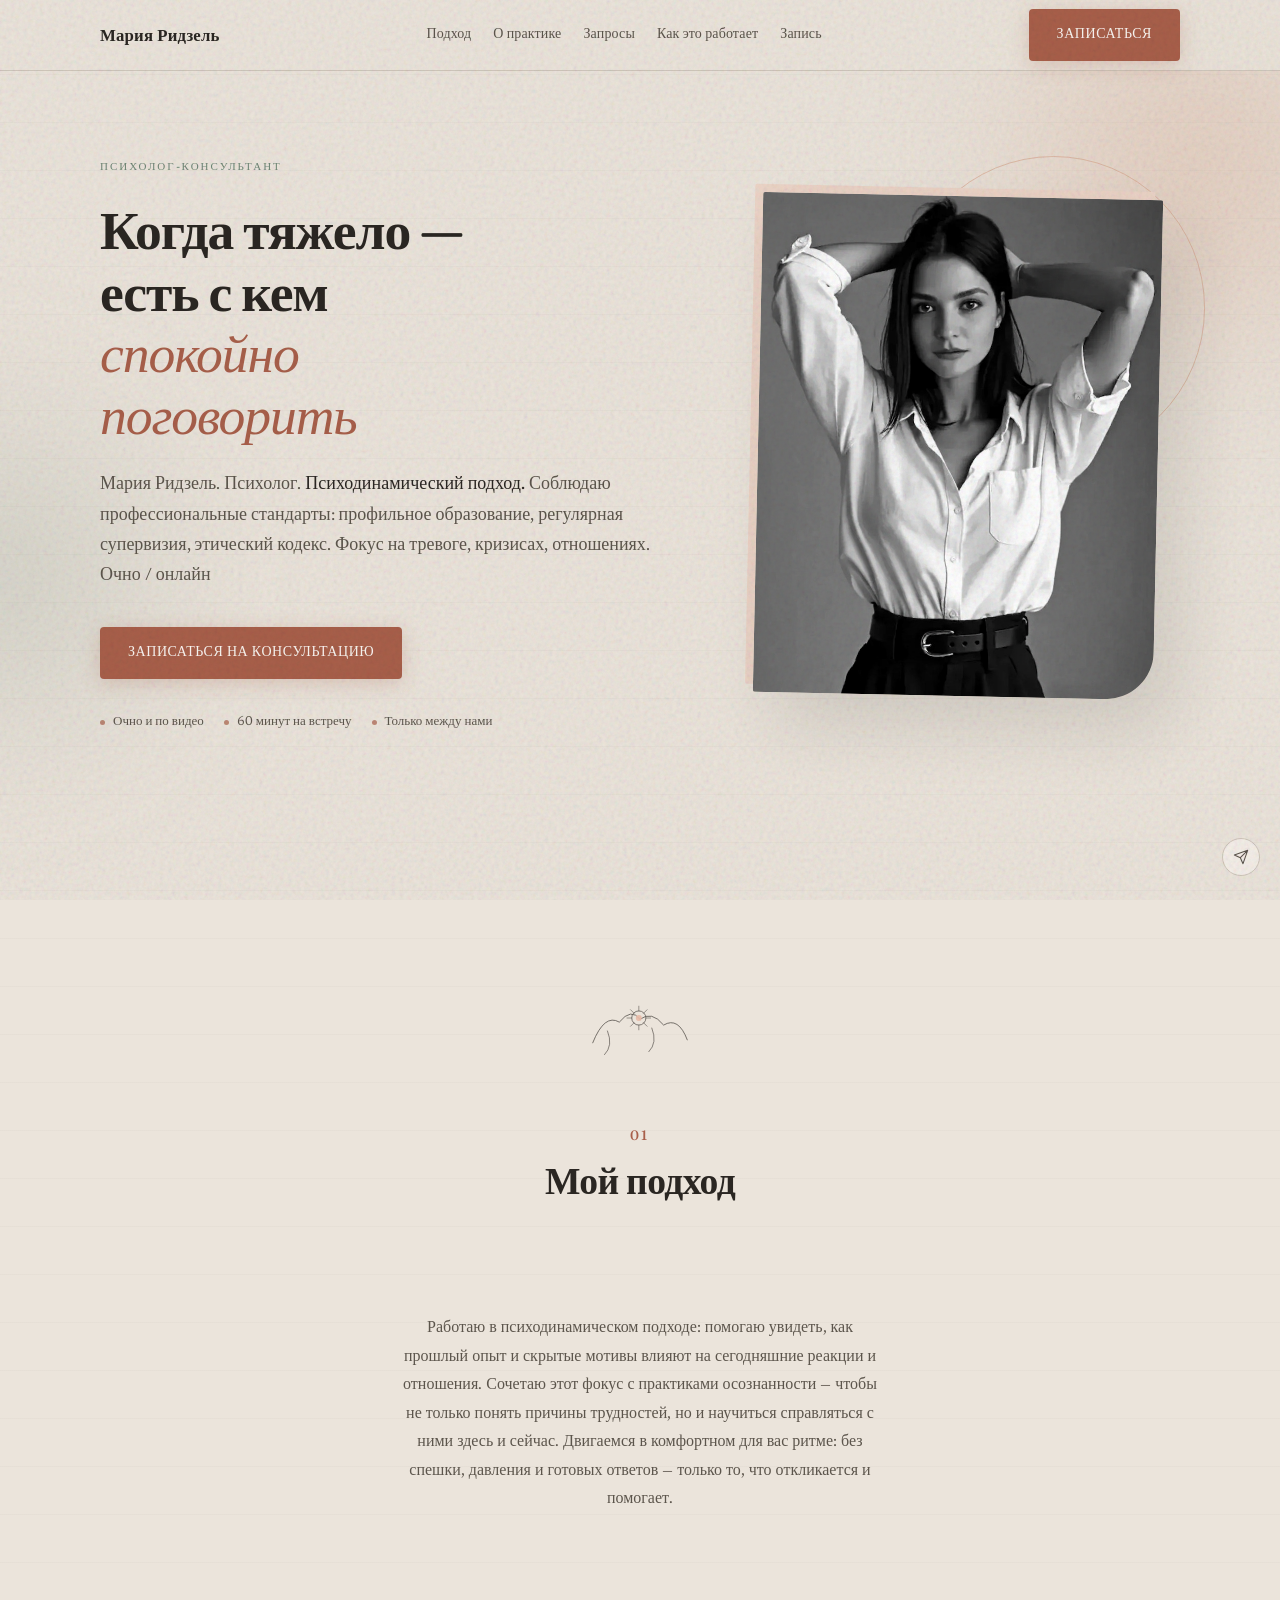
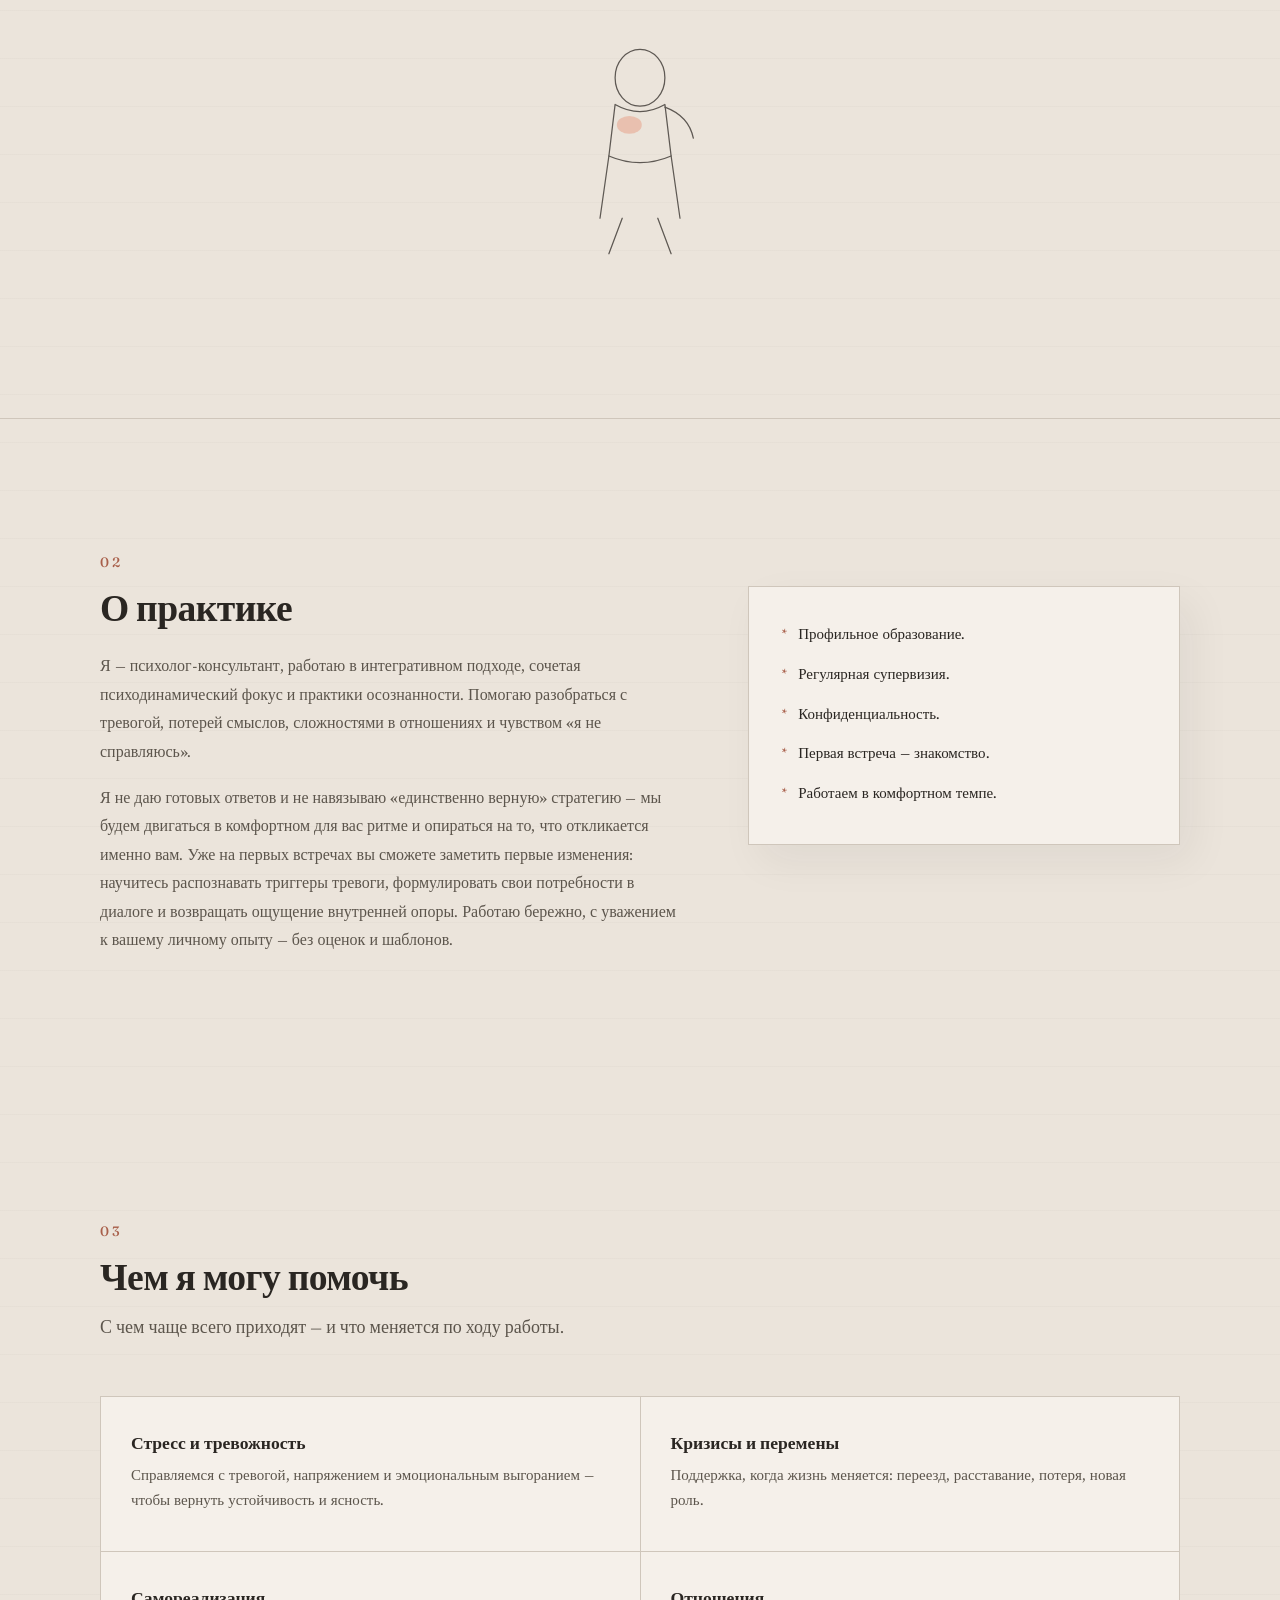
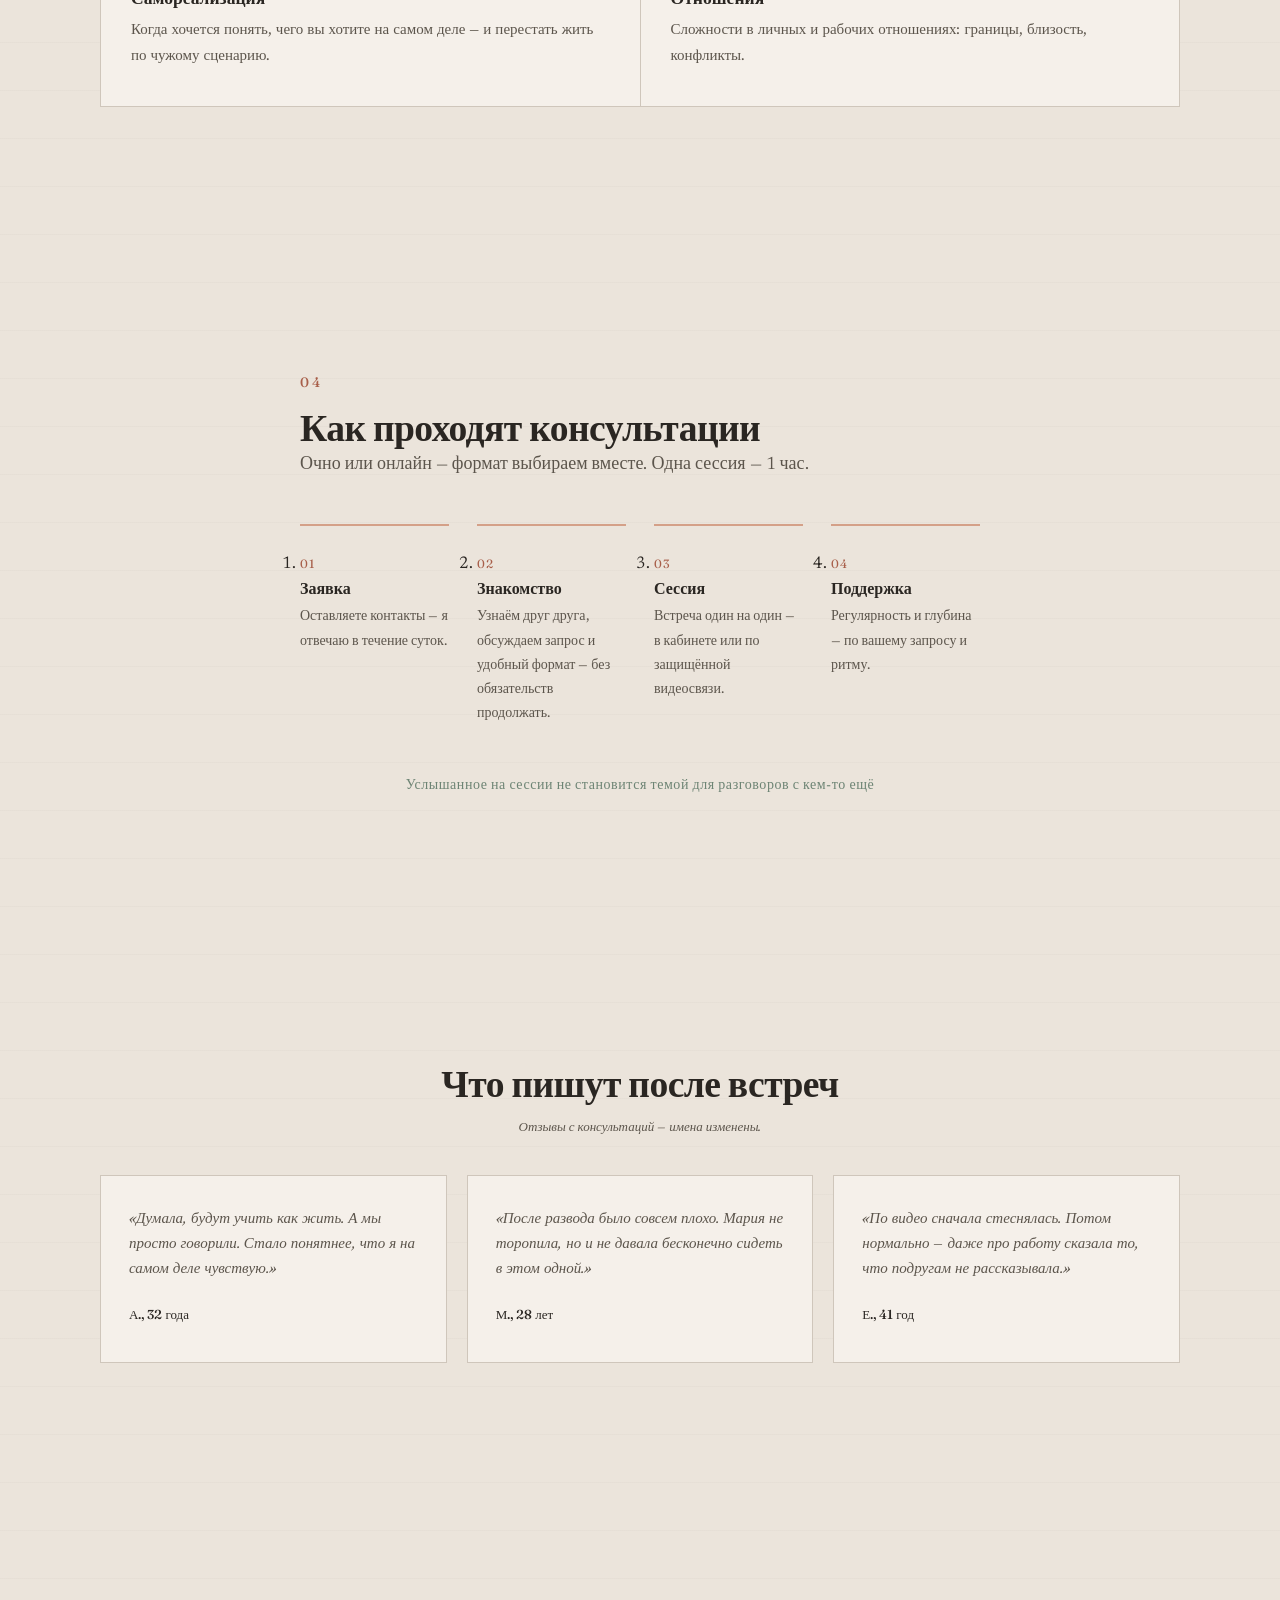
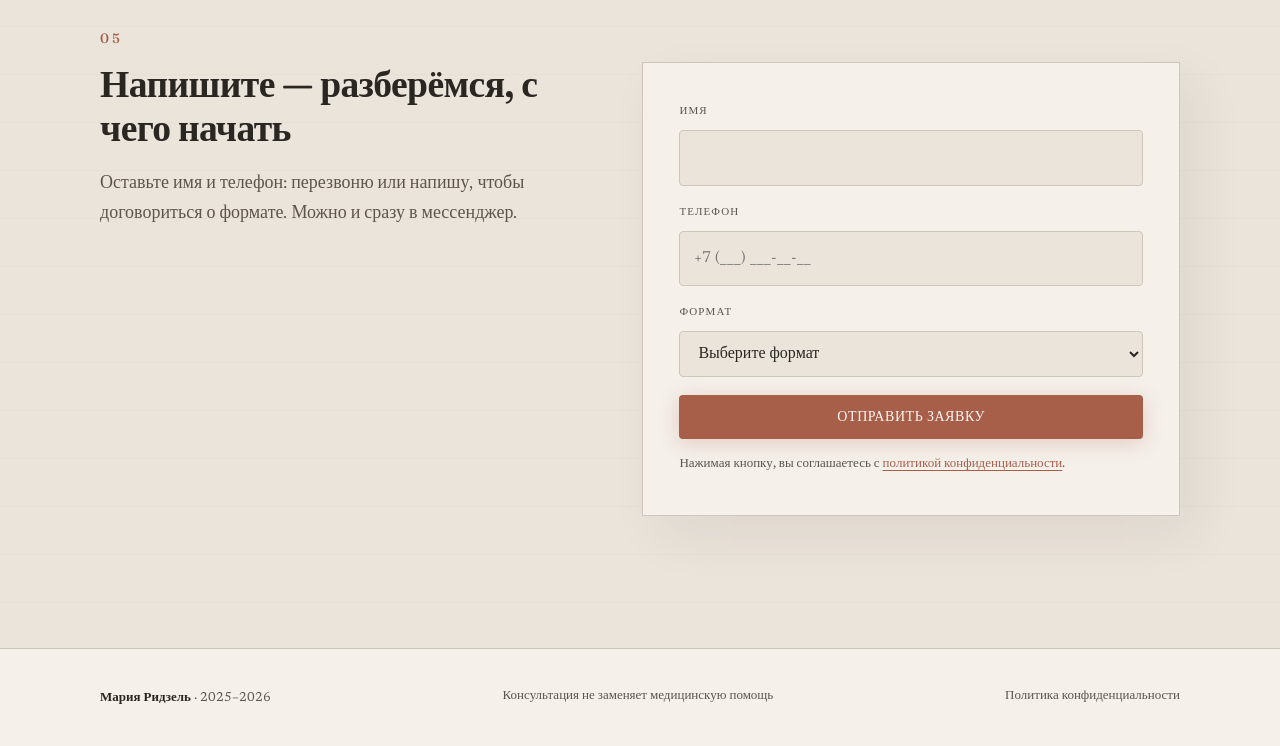
<file: index.html>
<!DOCTYPE html>
<html lang="ru">
<head>
  <meta charset="UTF-8" />
  <meta name="viewport" content="width=device-width, initial-scale=1.0" />
  <title>Мария Ридзель — психолог-консультант</title>
  <meta name="description" content="Мария Ридзель — психолог-консультант, начало частной практики. Тревога, кризисы, отношения. Очно и онлайн, супервизия, без давления и шаблонных советов." />
  <meta property="og:title" content="Мария Ридзель. Психолог. Психодинамический подход." />
  <meta property="og:description" content="Соблюдаю профстандарты: профильное образование, супервизия, этический кодекс. Фокус на тревоге, кризисах, отношениях. Приём очно и онлайн." />
  <meta property="og:type" content="website" />
  <meta name="theme-color" content="#ebe4db" />
  <link rel="preconnect" href="https://fonts.googleapis.com" />
  <link rel="preconnect" href="https://fonts.gstatic.com" crossorigin />
  <link href="https://fonts.googleapis.com/css2?family=Fraunces:opsz,wght@9..144,500;9..144,600;9..144,700&family=Newsreader:ital,opsz,wght@0,6..72,400;0,6..72,500;1,6..72,400&display=swap" rel="stylesheet" />
  <link rel="stylesheet" href="styles.css" />
</head>
<body>
  <div class="grain" aria-hidden="true"></div>
  <div class="ambient ambient--1" aria-hidden="true"></div>
  <div class="ambient ambient--2" aria-hidden="true"></div>

  <aside class="social-fixed" aria-label="Социальные сети">
    <a href="https://t.me/" target="_blank" rel="noopener noreferrer" aria-label="Telegram">
      <svg viewBox="0 0 24 24" fill="none" stroke="currentColor" stroke-width="1.6" aria-hidden="true">
        <path stroke-linecap="round" stroke-linejoin="round" d="M22 2L11 13M22 2l-7 20-4-9-9-4 20-7z"/>
      </svg>
    </a>
  </aside>

  <header class="header">
    <div class="wrap header__inner">
      <a href="#" class="logo">Мария Ридзель</a>
      <nav class="nav" id="nav" aria-label="Основная навигация">
        <ul>
          <li><a href="#approach">Подход</a></li>
          <li><a href="#about">О практике</a></li>
          <li><a href="#services">Запросы</a></li>
          <li><a href="#process">Как это работает</a></li>
          <li><a href="#contact">Запись</a></li>
        </ul>
      </nav>
      <a href="#contact" class="btn btn--primary header__cta">Записаться</a>
      <button type="button" class="menu-btn" id="menuBtn" aria-label="Открыть меню" aria-expanded="false" aria-controls="nav">
        <svg fill="none" stroke="currentColor" viewBox="0 0 24 24" aria-hidden="true">
          <path stroke-linecap="round" stroke-linejoin="round" stroke-width="1.8" d="M4 7h16M4 12h16M4 17h16"/>
        </svg>
      </button>
    </div>
  </header>

  <main>
    <section class="hero section" aria-labelledby="hero-title">
      <div class="wrap hero__inner">
        <div class="hero__copy">
          <p class="hero__label hero-anim" style="--d:0">Психолог-консультант</p>
          <h1 id="hero-title" class="hero-anim" style="--d:1">Когда тяжело —<br />есть с кем<br /><em>спокойно поговорить</em></h1>
          <p class="lead hero-anim" style="--d:2">Мария Ридзель. Психолог. <strong>Психодинамический подход.</strong> Соблюдаю профессиональные стандарты: профильное образование, регулярная супервизия, этический кодекс. Фокус на тревоге, кризисах, отношениях. Очно / онлайн</p>
          <div class="hero__actions hero-anim" style="--d:3">
            <a href="#contact" class="btn btn--primary">Записаться на консультацию</a>
          </div>
          <ul class="hero__meta hero-anim" style="--d:4">
            <li>Очно и по видео</li>
            <li>60 минут на встречу</li>
            <li>Только между нами</li>
          </ul>
        </div>

        <div class="hero__visual hero-anim" style="--d:2">
          <span class="hero__ring" aria-hidden="true"></span>
          <figure class="hero__photo">
            <img
              id="hero-photo"
              src="photo.png"
              alt="Психолог-консультант Мария Ридзель"
              width="480"
              height="600"
              fetchpriority="high"
            />
            <figcaption class="hero__photo-fallback" hidden>Не удалось загрузить фото</figcaption>
          </figure>
        </div>
      </div>
    </section>

    <section id="approach" class="approach section">
      <div class="wrap wrap--narrow">
        <img class="illus illus--top reveal" src="assets/illus-hands.svg" alt="" width="140" height="90" />
        <p class="section-num reveal">01</p>
        <h2 class="approach__title reveal">Мой подход</h2>
        <ol class="approach__list">
          <li class="approach__item reveal">
            <p class="text-body">Работаю в психодинамическом подходе: помогаю увидеть, как прошлый опыт и скрытые мотивы влияют на сегодняшние реакции и отношения. Сочетаю этот фокус с практиками осознанности — чтобы не только понять причины трудностей, но и научиться справляться с ними здесь и сейчас. Двигаемся в комфортном для вас ритме: без спешки, давления и готовых ответов — только то, что откликается и помогает.</p>
          </li>
        </ol>
        <img class="illus illus--bottom reveal" src="assets/illus-figure.svg" alt="" width="180" height="260" />
      </div>
    </section>

    <hr class="divider" />

    <section id="about" class="section about">
      <div class="wrap">
        <p class="section-num reveal">02</p>
        <div class="about__grid">
          <div class="reveal">
            <h2>О практике</h2>
            <p class="text-body">Я — психолог‑консультант, работаю в интегративном подходе, сочетая психодинамический фокус и практики осознанности. Помогаю разобраться с тревогой, потерей смыслов, сложностями в отношениях и чувством «я не справляюсь».</p>
            <p class="text-body">Я не даю готовых ответов и не навязываю «единственно верную» стратегию — мы будем двигаться в комфортном для вас ритме и опираться на то, что откликается именно вам. Уже на первых встречах вы сможете заметить первые изменения: научитесь распознавать триггеры тревоги, формулировать свои потребности в диалоге и возвращать ощущение внутренней опоры. Работаю бережно, с уважением к вашему личному опыту — без оценок и шаблонов.</p>
          </div>
          <aside class="about__aside reveal">
            <ul>
              <li>Профильное образование.</li>
              <li>Регулярная супервизия.</li>
              <li>Конфиденциальность.</li>
              <li>Первая встреча — знакомство.</li>
              <li>Работаем в комфортном темпе.</li>
            </ul>
          </aside>
        </div>
      </div>
    </section>

    <section id="services" class="section services">
      <div class="wrap">
        <p class="section-num reveal">03</p>
        <header class="services__head reveal">
          <h2>Чем я могу помочь</h2>
          <p class="lead">С чем чаще всего приходят — и что меняется по ходу работы.</p>
        </header>
        <div class="services-grid">
          <article class="service reveal">
            <h3>Стресс и тревожность</h3>
            <p>Справляемся с тревогой, напряжением и эмоциональным выгоранием — чтобы вернуть устойчивость и ясность.</p>
          </article>
          <article class="service reveal">
            <h3>Кризисы и перемены</h3>
            <p>Поддержка, когда жизнь меняется: переезд, расставание, потеря, новая роль.</p>
          </article>
          <article class="service reveal">
            <h3>Самореализация</h3>
            <p>Когда хочется понять, чего вы хотите на самом деле — и перестать жить по чужому сценарию.</p>
          </article>
          <article class="service reveal">
            <h3>Отношения</h3>
            <p>Сложности в личных и рабочих отношениях: границы, близость, конфликты.</p>
          </article>
        </div>
      </div>
    </section>

    <section id="process" class="section process">
      <div class="wrap wrap--narrow">
        <p class="section-num reveal">04</p>
        <header class="reveal">
          <h2>Как проходят консультации</h2>
          <p class="lead">Очно или онлайн — формат выбираем вместе. Одна сессия — 1 час.</p>
        </header>
        <ol class="process-steps">
          <li class="process-step reveal">
            <span class="process-step__n">01</span>
            <h3>Заявка</h3>
            <p>Оставляете контакты — я отвечаю в течение суток.</p>
          </li>
          <li class="process-step reveal">
            <span class="process-step__n">02</span>
            <h3>Знакомство</h3>
            <p>Узнаём друг друга, обсуждаем запрос и удобный формат — без обязательств продолжать.</p>
          </li>
          <li class="process-step reveal">
            <span class="process-step__n">03</span>
            <h3>Сессия</h3>
            <p>Встреча один на один — в кабинете или по защищённой видеосвязи.</p>
          </li>
          <li class="process-step reveal">
            <span class="process-step__n">04</span>
            <h3>Поддержка</h3>
            <p>Регулярность и глубина — по вашему запросу и ритму.</p>
          </li>
        </ol>
        <p class="process-note reveal">Услышанное на сессии не становится темой для разговоров с кем-то ещё</p>
      </div>
    </section>

    <section id="reviews" class="section reviews" aria-label="Отзывы">
      <div class="wrap">
        <h2 class="reveal">Что пишут после встреч</h2>
        <p class="reviews-note reveal">Отзывы с консультаций — имена изменены.</p>
        <div class="reviews-grid">
          <blockquote class="review reveal">
            <p>«Думала, будут учить как жить. А мы просто говорили. Стало понятнее, что я на самом деле чувствую.»</p>
            <cite>А., 32 года</cite>
          </blockquote>
          <blockquote class="review reveal">
            <p>«После развода было совсем плохо. Мария не торопила, но и не давала бесконечно сидеть в этом одной.»</p>
            <cite>М., 28 лет</cite>
          </blockquote>
          <blockquote class="review reveal">
            <p>«По видео сначала стеснялась. Потом нормально — даже про работу сказала то, что подругам не рассказывала.»</p>
            <cite>Е., 41 год</cite>
          </blockquote>
        </div>
      </div>
    </section>

    <section id="contact" class="section contact">
      <div class="wrap">
        <p class="section-num reveal">05</p>
        <div class="contact__grid">
          <div class="reveal">
            <h2>Напишите — разберёмся, с чего начать</h2>
            <p class="lead">Оставьте имя и телефон: перезвоню или напишу, чтобы договориться о формате. Можно и сразу в мессенджер.</p>
          </div>

          <div class="form-box reveal">
            <form id="form" action="https://formspree.io/f/myegwwwe" method="POST" novalidate aria-label="Форма записи">
              <input type="hidden" name="_subject" value="Заявка с лендинга психолога" />
              <div class="hp">
                <label for="hp">Не заполняйте</label>
                <input type="text" id="hp" name="hp" tabindex="-1" autocomplete="off" />
              </div>

              <div class="field">
                <label for="name">Имя</label>
                <input type="text" id="name" name="name" required autocomplete="name" />
                <span class="err-msg" id="err-name" role="alert"></span>
              </div>

              <div class="field">
                <label for="phone">Телефон</label>
                <input type="tel" id="phone" name="phone" required autocomplete="tel" placeholder="+7 (___) ___-__-__" inputmode="tel" />
                <span class="err-msg" id="err-phone" role="alert"></span>
              </div>

              <div class="field">
                <label for="format">Формат</label>
                <select id="format" name="format" required>
                  <option value="">Выберите формат</option>
                  <option value="online">Онлайн</option>
                  <option value="offline">Очно</option>
                </select>
                <span class="err-msg" id="err-format" role="alert"></span>
              </div>

              <button type="submit" class="btn btn--primary btn--full" id="submitBtn">
                <span class="btn__spin" aria-hidden="true"></span>
                <span class="btn__txt">Отправить заявку</span>
              </button>
              <p class="consent">Нажимая кнопку, вы соглашаетесь с <a href="privacy.html">политикой конфиденциальности</a>.</p>
            </form>
          </div>
        </div>
      </div>
    </section>
  </main>

  <footer class="footer">
    <div class="wrap footer__row">
      <p><strong>Мария Ридзель</strong> · 2025–2026</p>
      <p>Консультация не заменяет медицинскую помощь</p>
      <p><a href="privacy.html">Политика конфиденциальности</a></p>
    </div>
  </footer>

  <div class="modal" id="modal" role="dialog" aria-modal="true" aria-labelledby="modal-title" aria-hidden="true">
    <div class="modal__box">
      <button type="button" class="modal__x" id="modalX" aria-label="Закрыть">×</button>
      <h3 id="modal-title">Спасибо за доверие</h3>
      <p class="text-body">Свяжусь с вами в течение 24 часов.</p>
    </div>
  </div>

  <script>
    (function () {
      var img = document.getElementById('hero-photo') || document.querySelector('.hero__photo img');
      if (img && /\.jpe?g$/i.test(img.getAttribute('src') || '')) img.setAttribute('src', 'photo.png');
    })();
  </script>
  <script src="main.js"></script>
</body>
</html>
</file>
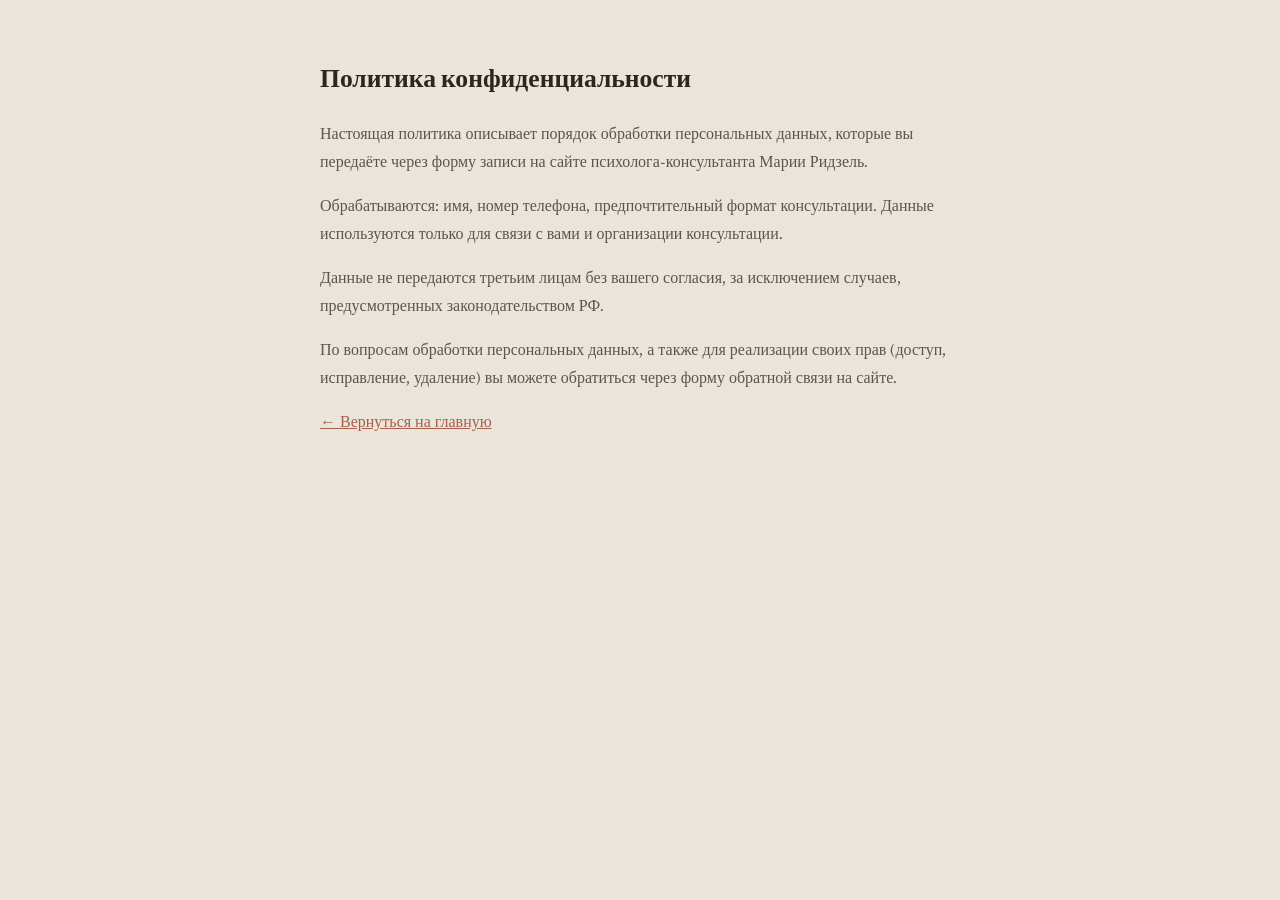
<file: privacy.html>
<!DOCTYPE html>
<html lang="ru">
<head>
  <meta charset="UTF-8" />
  <meta name="viewport" content="width=device-width, initial-scale=1.0" />
  <title>Политика конфиденциальности — Мария Ридзель</title>
  <link rel="preconnect" href="https://fonts.googleapis.com" />
  <link rel="preconnect" href="https://fonts.gstatic.com" crossorigin />
  <link href="https://fonts.googleapis.com/css2?family=Fraunces:wght@600&family=Newsreader:wght@400&display=swap" rel="stylesheet" />
  <style>
    :root {
      --bg: #ebe4db;
      --text: #2a2622;
      --text-soft: #5c554c;
      --terracotta: #a85f4a;
    }
    body {
      font-family: 'Newsreader', Georgia, serif;
      max-width: 640px;
      margin: 56px auto;
      padding: 0 24px;
      line-height: 1.75;
      color: var(--text-soft);
      background: var(--bg);
    }
    h1 {
      font-family: 'Fraunces', Georgia, serif;
      font-size: 1.6rem;
      color: var(--text);
      margin-bottom: 1.25rem;
    }
    p + p { margin-top: 1em; }
    a { color: var(--terracotta); }
  </style>
</head>
<body>
  <h1>Политика конфиденциальности</h1>
  <p>Настоящая политика описывает порядок обработки персональных данных, которые вы передаёте через форму записи на сайте психолога-консультанта Марии Ридзель.</p>
  <p>Обрабатываются: имя, номер телефона, предпочтительный формат консультации. Данные используются только для связи с вами и организации консультации.</p>
  <p>Данные не передаются третьим лицам без вашего согласия, за исключением случаев, предусмотренных законодательством РФ.</p>
  <p>По вопросам обработки персональных данных, а также для реализации своих прав (доступ, исправление, удаление) вы можете обратиться через форму обратной связи на сайте.</p>
  <p><a href="index.html">← Вернуться на главную</a></p>
</body>
</html>
</file>
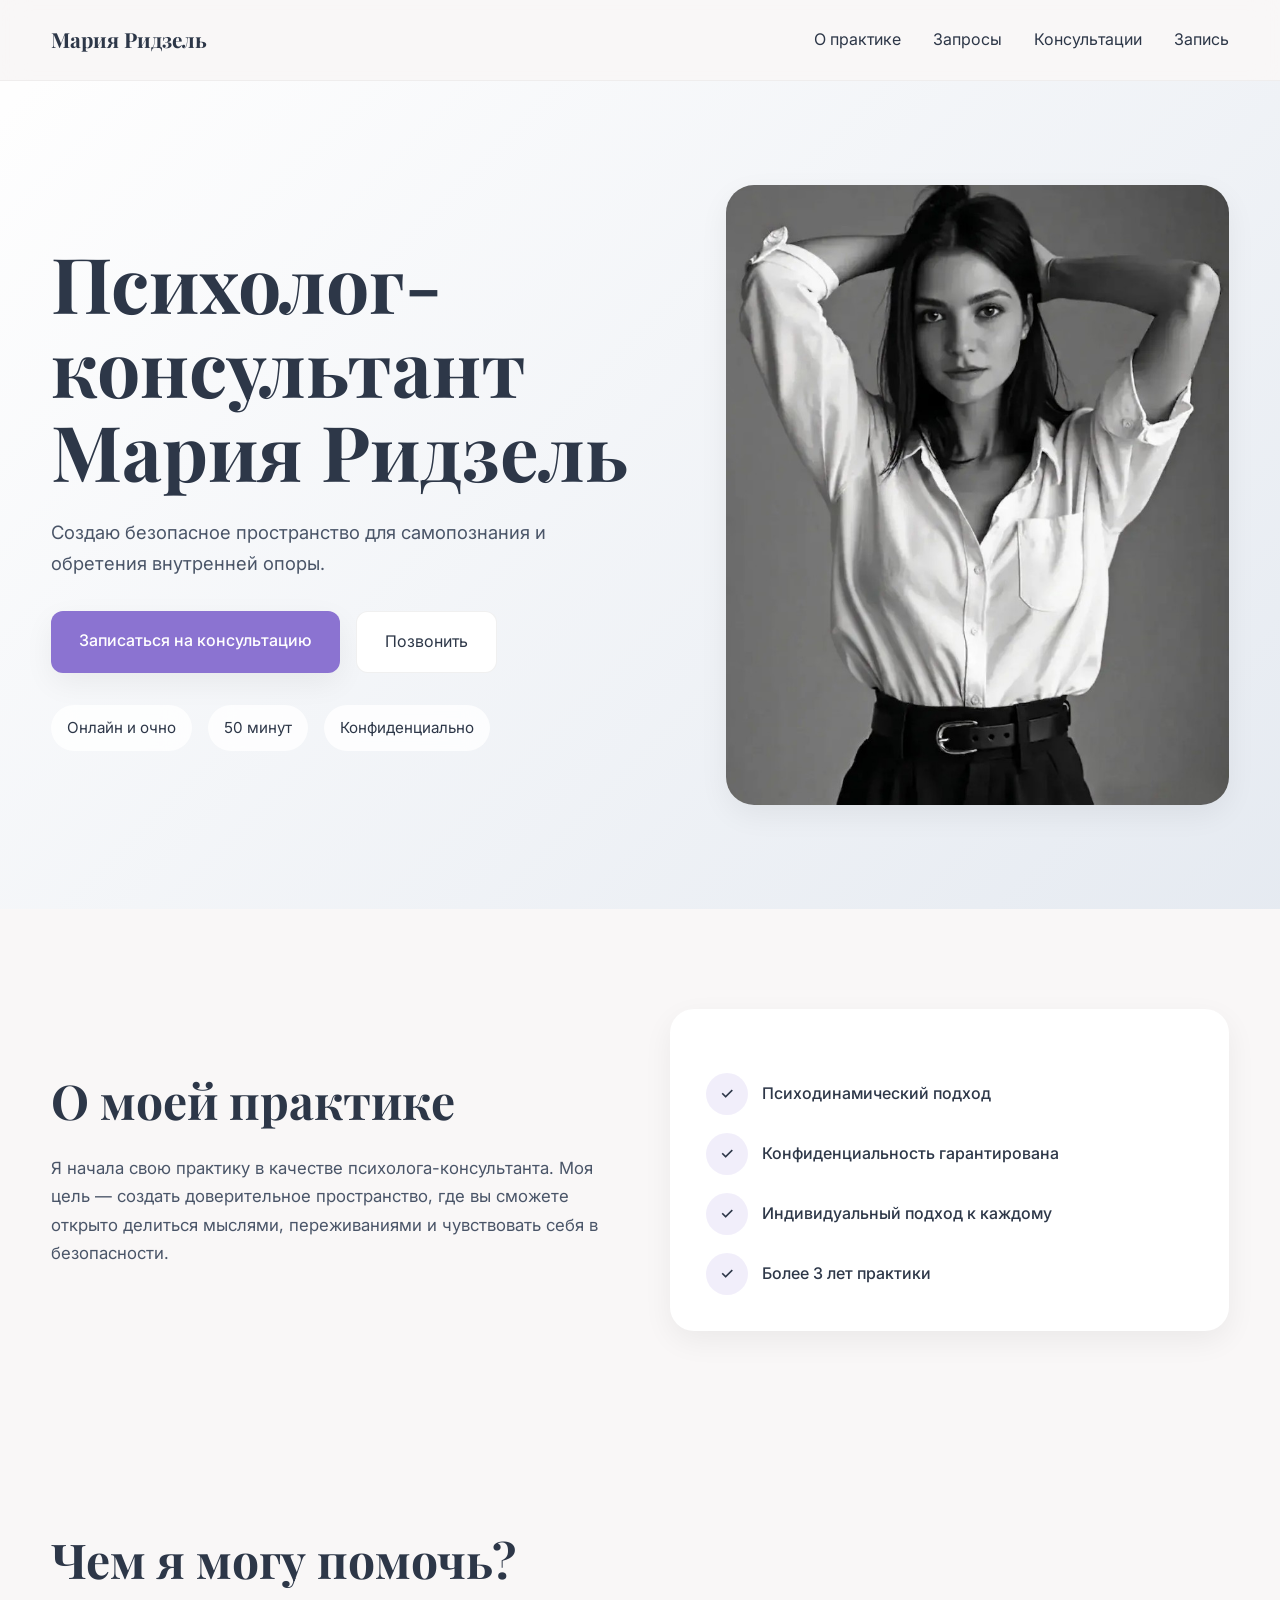
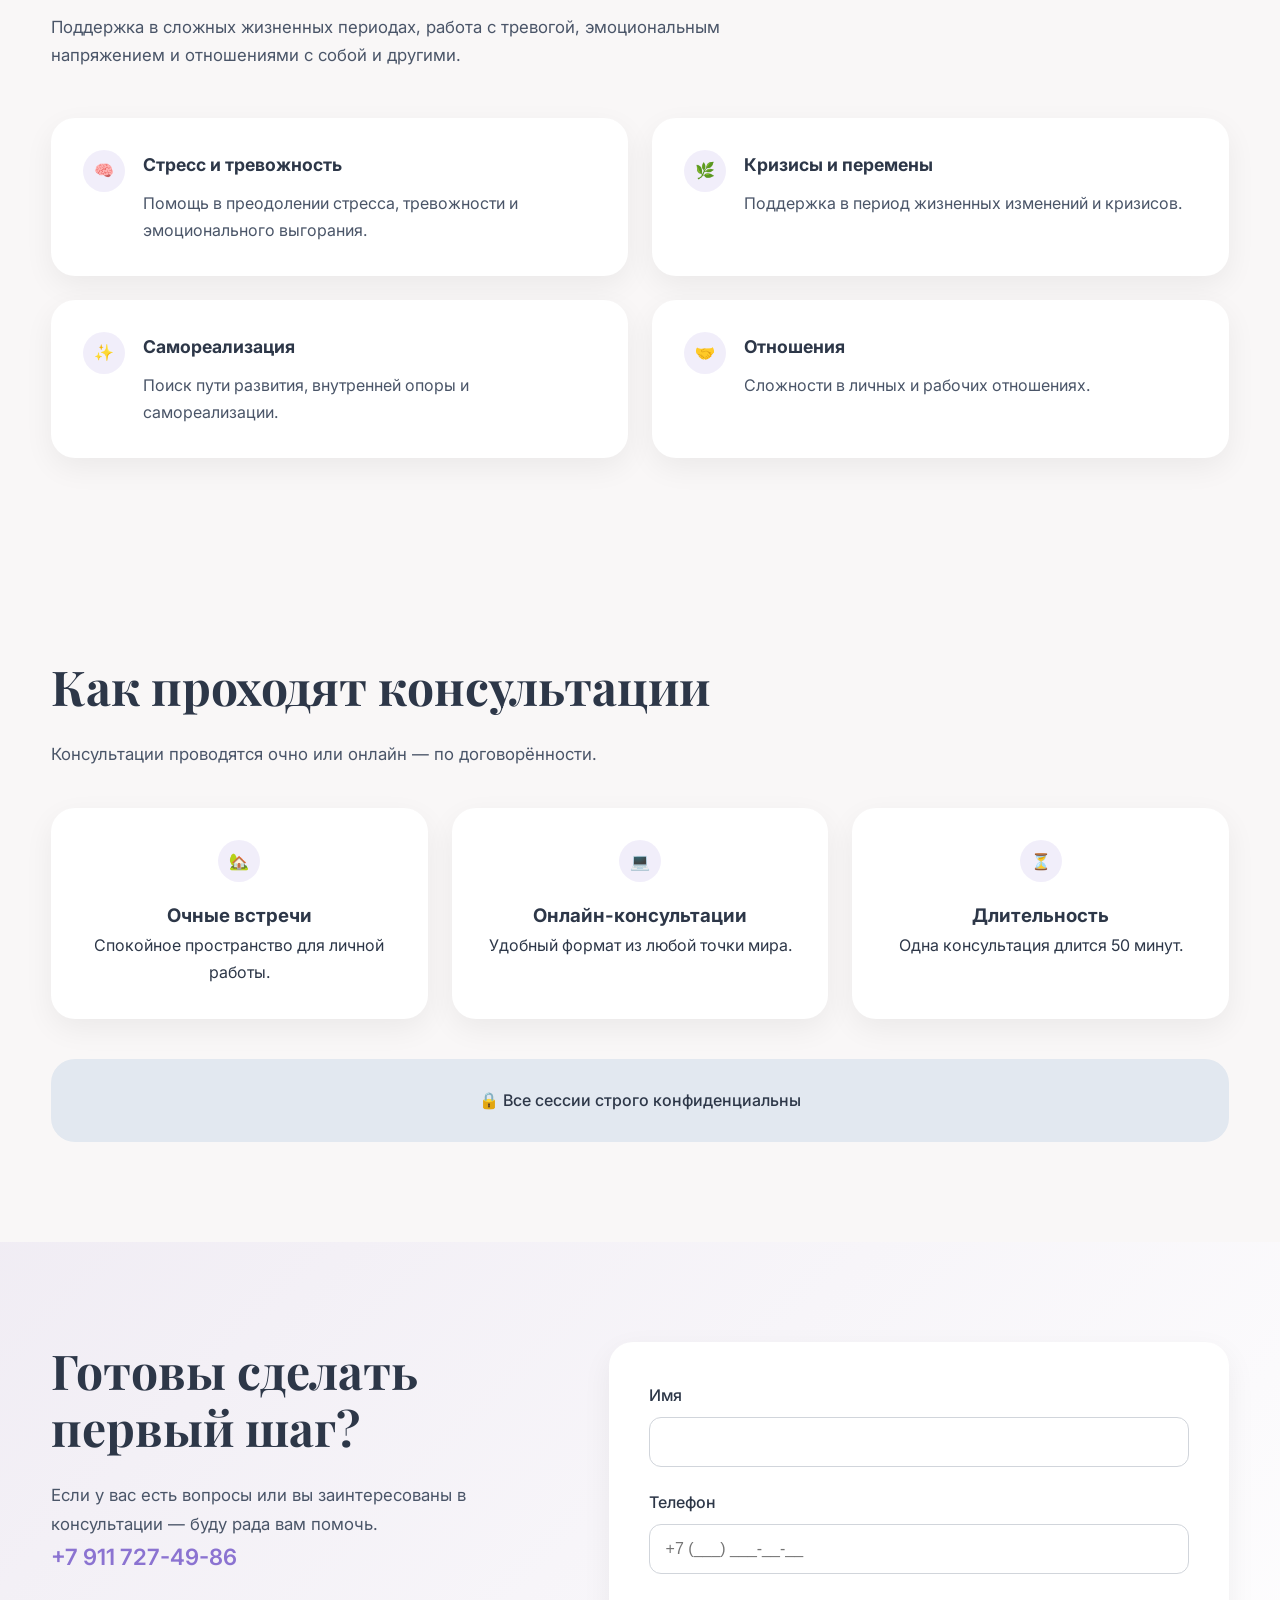
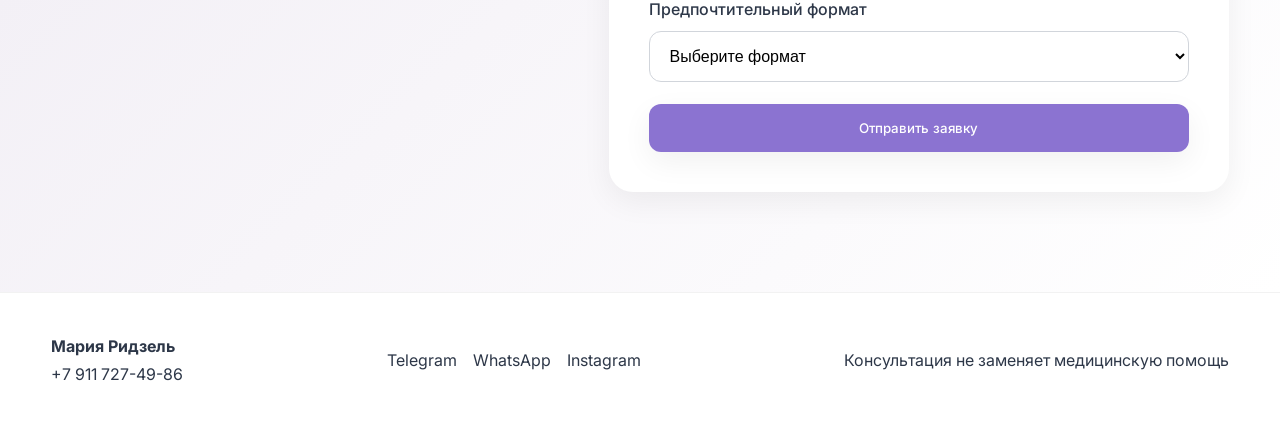
<file: Код_Промтинга_GPT.html>
<!--
Проект: Лендинг для психолога-консультанта Марии Ридзель
Описание: Адаптивный лендинг с современным soft minimalism дизайном.
Технологии: HTML5 + CSS3 + Vanilla JavaScript
Особенности:
- Полностью адаптивная верстка
- Accessibility (a11y)
- Семантическая структура
- Минимум зависимостей
- Модальное окно и валидация формы

Запуск:
1. Сохраните файл как index.html
2. Откройте в браузере
3. Для публикации загрузите на любой хостинг

Рекомендуется:
- заменить photo.jpg на реальное фото Марии
- добавить реальные ссылки на соцсети
-->

<!DOCTYPE html>
<html lang="ru">
<head>
  <meta charset="UTF-8" />
  <meta
    name="viewport"
    content="width=device-width, initial-scale=1.0"
  />
  <title>Мария Ридзель — психолог-консультант</title>

  <meta
    name="description"
    content="Психолог-консультант Мария Ридзель. Индивидуальные консультации онлайн и очно. Поддержка при тревоге, выгорании, кризисах и сложностях в отношениях."
  />

  <!-- Google Fonts -->
  <link rel="preconnect" href="https://fonts.googleapis.com">
  <link rel="preconnect" href="https://fonts.gstatic.com" crossorigin>

  <link
    href="https://fonts.googleapis.com/css2?family=Inter:wght@300;400;500;600&family=Playfair+Display:wght@600;700&display=swap"
    rel="stylesheet"
  />

  <style>
    :root {
      --bg: #f9f7f7;
      --text: #2D3748;
      --accent: #8B73D1;
      --accent-hover: #755bc7;
      --muted: #E2E8F0;
      --white: #ffffff;

      --font-heading: 'Playfair Display', serif;
      --font-body: 'Inter', sans-serif;

      --radius: 12px;

      --shadow:
        0 10px 30px rgba(0,0,0,0.06);

      --transition:
        all 0.3s ease;

      --container:
        1200px;
    }

    * {
      margin: 0;
      padding: 0;
      box-sizing: border-box;
    }

    html {
      scroll-behavior: smooth;
    }

    body {
      font-family: var(--font-body);
      background: var(--bg);
      color: var(--text);
      line-height: 1.7;
      overflow-x: hidden;
    }

    img {
      max-width: 100%;
      display: block;
    }

    a {
      text-decoration: none;
      color: inherit;
    }

    button {
      font-family: inherit;
      cursor: pointer;
      border: none;
    }

    .container {
      width: min(92%, var(--container));
      margin: 0 auto;
    }

    .section {
      padding: 100px 0;
    }

    .section-title {
      font-family: var(--font-heading);
      font-size: clamp(2rem, 4vw, 3rem);
      margin-bottom: 24px;
      line-height: 1.2;
    }

    .section-text {
      max-width: 760px;
      font-size: 1.05rem;
      color: #4A5568;
    }

    /* HEADER */

    header {
      position: sticky;
      top: 0;
      z-index: 1000;
      backdrop-filter: blur(14px);
      background: rgba(249,247,247,0.9);
      border-bottom: 1px solid rgba(0,0,0,0.04);
    }

    .navbar {
      height: 80px;
      display: flex;
      align-items: center;
      justify-content: space-between;
    }

    .logo {
      font-family: var(--font-heading);
      font-size: 1.3rem;
      font-weight: 700;
    }

    nav ul {
      display: flex;
      gap: 32px;
      list-style: none;
    }

    nav a {
      transition: var(--transition);
      position: relative;
    }

    nav a:hover,
    nav a:focus {
      color: var(--accent);
    }

    .burger {
      display: none;
      background: transparent;
    }

    .burger svg {
      width: 28px;
      height: 28px;
    }

    /* HERO */

    .hero {
      min-height: 92vh;
      display: flex;
      align-items: center;
      position: relative;
      overflow: hidden;
      background:
        linear-gradient(
          135deg,
          rgba(255,255,255,0.9),
          rgba(226,232,240,0.85)
        ),
        url('https://images.unsplash.com/photo-1506744038136-46273834b3fb?q=80&w=1600&auto=format&fit=crop')
        center/cover;
    }

    .hero-grid {
      display: grid;
      grid-template-columns: 1.1fr 0.9fr;
      gap: 60px;
      align-items: center;
    }

    .hero h1 {
      font-family: var(--font-heading);
      font-size: clamp(2.7rem, 6vw, 5rem);
      line-height: 1.1;
      margin-bottom: 24px;
    }

    .hero p {
      font-size: 1.15rem;
      max-width: 580px;
      margin-bottom: 32px;
      color: #4A5568;
    }

    .hero-buttons {
      display: flex;
      gap: 16px;
      flex-wrap: wrap;
    }

    .btn-primary {
      background: var(--accent);
      color: white;
      padding: 16px 28px;
      border-radius: var(--radius);
      transition: var(--transition);
      font-weight: 500;
      box-shadow: var(--shadow);
    }

    .btn-primary:hover,
    .btn-primary:focus {
      background: var(--accent-hover);
      transform: translateY(-2px);
    }

    .btn-secondary {
      background: white;
      padding: 16px 28px;
      border-radius: var(--radius);
      transition: var(--transition);
      border: 1px solid rgba(0,0,0,0.06);
    }

    .btn-secondary:hover {
      transform: translateY(-2px);
      box-shadow: var(--shadow);
    }

    .hero-image {
      position: relative;
    }

    .hero-image img {
      border-radius: 28px;
      box-shadow: var(--shadow);
      object-fit: cover;
      height: 620px;
      width: 100%;
    }

    .hero-badge {
      margin-top: 32px;
      display: flex;
      gap: 16px;
      flex-wrap: wrap;
    }

    .badge {
      background: rgba(255,255,255,0.8);
      backdrop-filter: blur(12px);
      padding: 10px 16px;
      border-radius: 999px;
      font-size: 0.95rem;
    }

    /* ABOUT */

    .about-grid {
      display: grid;
      grid-template-columns: repeat(2, 1fr);
      gap: 60px;
      align-items: center;
    }

    .about-card {
      background: white;
      padding: 36px;
      border-radius: 24px;
      box-shadow: var(--shadow);
    }

    .about-list {
      margin-top: 28px;
      display: grid;
      gap: 18px;
      list-style: none;
    }

    .about-list li {
      display: flex;
      align-items: center;
      gap: 14px;
      font-weight: 500;
    }

    .icon {
      width: 42px;
      height: 42px;
      border-radius: 50%;
      background: rgba(139,115,209,0.12);
      display: flex;
      align-items: center;
      justify-content: center;
      flex-shrink: 0;
    }

    /* SERVICES */

    .cards-grid {
      margin-top: 48px;
      display: grid;
      grid-template-columns: repeat(2, 1fr);
      gap: 24px;
    }

    .card {
      background: white;
      border-radius: 24px;
      padding: 32px;
      box-shadow: var(--shadow);
      transition: var(--transition);
      display: flex;
      gap: 18px;
      align-items: flex-start;
    }

    .card:hover {
      transform: translateY(-4px);
    }

    .card h3 {
      margin-bottom: 10px;
      font-size: 1.1rem;
    }

    .card p {
      color: #4A5568;
    }

    /* CONSULTATION */

    .consultation-wrapper {
      display: grid;
      grid-template-columns: repeat(3, 1fr);
      gap: 24px;
      margin-top: 40px;
    }

    .consultation-card {
      background: white;
      border-radius: 24px;
      padding: 32px;
      box-shadow: var(--shadow);
      text-align: center;
    }

    .confidential {
      margin-top: 40px;
      background: var(--muted);
      padding: 28px;
      border-radius: 24px;
      text-align: center;
      font-weight: 500;
    }

    /* CTA */

    .cta {
      background: linear-gradient(
        135deg,
        rgba(139,115,209,0.08),
        rgba(255,255,255,1)
      );
    }

    .cta-wrapper {
      display: grid;
      grid-template-columns: 0.9fr 1.1fr;
      gap: 50px;
      align-items: start;
    }

    .contact-phone {
      margin-top: 28px;
      font-size: 1.4rem;
      font-weight: 600;
      color: var(--accent);
    }

    form {
      background: white;
      padding: 40px;
      border-radius: 24px;
      box-shadow: var(--shadow);
    }

    .form-group {
      margin-bottom: 22px;
    }

    label {
      display: block;
      margin-bottom: 8px;
      font-weight: 500;
    }

    input,
    select {
      width: 100%;
      padding: 15px 16px;
      border-radius: var(--radius);
      border: 1px solid #D1D5DB;
      background: white;
      font-size: 1rem;
      transition: var(--transition);
    }

    input:focus,
    select:focus {
      outline: none;
      border-color: var(--accent);
      box-shadow: 0 0 0 4px rgba(139,115,209,0.15);
    }

    .error {
      color: #c53030;
      font-size: 0.9rem;
      margin-top: 6px;
    }

    /* FOOTER */

    footer {
      padding: 40px 0;
      border-top: 1px solid rgba(0,0,0,0.05);
      background: white;
    }

    .footer-content {
      display: flex;
      justify-content: space-between;
      gap: 24px;
      flex-wrap: wrap;
      align-items: center;
    }

    .socials {
      display: flex;
      gap: 16px;
    }

    .socials a {
      transition: var(--transition);
    }

    .socials a:hover {
      color: var(--accent);
    }

    /* MODAL */

    .modal {
      position: fixed;
      inset: 0;
      background: rgba(0,0,0,0.45);
      display: flex;
      align-items: center;
      justify-content: center;
      opacity: 0;
      visibility: hidden;
      transition: var(--transition);
      padding: 20px;
      z-index: 2000;
    }

    .modal.active {
      opacity: 1;
      visibility: visible;
    }

    .modal-content {
      background: white;
      padding: 40px;
      border-radius: 24px;
      max-width: 520px;
      width: 100%;
      text-align: center;
      position: relative;
      animation: fadeUp 0.4s ease;
    }

    @keyframes fadeUp {
      from {
        transform: translateY(30px);
        opacity: 0;
      }
      to {
        transform: translateY(0);
        opacity: 1;
      }
    }

    .close-modal {
      position: absolute;
      top: 16px;
      right: 18px;
      background: transparent;
      font-size: 1.5rem;
    }

    /* RESPONSIVE */

    @media (max-width: 992px) {

      .hero-grid,
      .about-grid,
      .cta-wrapper {
        grid-template-columns: 1fr;
      }

      .consultation-wrapper,
      .cards-grid {
        grid-template-columns: 1fr;
      }

      .hero {
        padding: 100px 0 60px;
      }

      .hero-image img {
        height: 500px;
      }
    }

    @media (max-width: 768px) {

      .section {
        padding: 72px 0;
      }

      nav {
        position: absolute;
        top: 80px;
        right: 0;
        width: 100%;
        background: white;
        padding: 24px;
        display: none;
        border-bottom: 1px solid rgba(0,0,0,0.05);
      }

      nav.active {
        display: block;
      }

      nav ul {
        flex-direction: column;
      }

      .burger {
        display: block;
      }

      .hero-buttons {
        flex-direction: column;
        align-items: stretch;
      }

      .btn-primary,
      .btn-secondary {
        width: 100%;
        text-align: center;
      }

      .hero-image img {
        height: 420px;
      }

      form {
        padding: 28px;
      }

      .footer-content {
        flex-direction: column;
        align-items: flex-start;
      }
    }

    @media (prefers-reduced-motion: reduce) {
      * {
        scroll-behavior: auto !important;
        transition: none !important;
      }
    }
  </style>
</head>

<body>

  <!-- HEADER -->

  <header>
    <div class="container navbar">

      <a href="#" class="logo" aria-label="Главная">
        Мария Ридзель
      </a>

      <button
        class="burger"
        aria-label="Открыть меню"
        aria-expanded="false"
        aria-controls="mobile-nav"
      >
        <svg fill="none" stroke="currentColor" viewBox="0 0 24 24">
          <path
            stroke-linecap="round"
            stroke-linejoin="round"
            stroke-width="2"
            d="M4 6h16M4 12h16M4 18h16"
          />
        </svg>
      </button>

      <nav id="mobile-nav" aria-label="Навигация">
        <ul>
          <li><a href="#about">О практике</a></li>
          <li><a href="#services">Запросы</a></li>
          <li><a href="#consultation">Консультации</a></li>
          <li><a href="#contact">Запись</a></li>
        </ul>
      </nav>

    </div>
  </header>

  <!-- HERO -->

  <section class="hero">

    <div class="container hero-grid">

      <div>

        <h1>
          Психолог-консультант<br>
          Мария Ридзель
        </h1>

        <p>
          Создаю безопасное пространство
          для самопознания и обретения
          внутренней опоры.
        </p>

        <div class="hero-buttons">

          <a
            href="#contact"
            class="btn-primary"
          >
            Записаться на консультацию
          </a>

          <a
            href="tel:+79117274986"
            class="btn-secondary"
          >
            Позвонить
          </a>

        </div>

        <div class="hero-badge">

          <div class="badge">
            Онлайн и очно
          </div>

          <div class="badge">
            50 минут
          </div>

          <div class="badge">
            Конфиденциально
          </div>

        </div>

      </div>

      <div class="hero-image">
        <img
          src="photo.png"
          alt="Психолог-консультант Мария Ридзель"
        />
      </div>

    </div>

  </section>

  <!-- ABOUT -->

  <section
    id="about"
    class="section"
  >

    <div class="container about-grid">

      <div>

        <h2 class="section-title">
          О моей практике
        </h2>

        <p class="section-text">
          Я начала свою практику в качестве
          психолога-консультанта.
          Моя цель — создать доверительное
          пространство, где вы сможете
          открыто делиться мыслями,
          переживаниями и чувствовать
          себя в безопасности.
        </p>

      </div>

      <div class="about-card">

        <ul class="about-list">

          <li>
            <div class="icon">✓</div>
            Психодинамический подход
          </li>

          <li>
            <div class="icon">✓</div>
            Конфиденциальность гарантирована
          </li>

          <li>
            <div class="icon">✓</div>
            Индивидуальный подход к каждому
          </li>

          <li>
            <div class="icon">✓</div>
            Более 3 лет практики
          </li>

        </ul>

      </div>

    </div>

  </section>

  <!-- SERVICES -->

  <section
    id="services"
    class="section"
  >

    <div class="container">

      <h2 class="section-title">
        Чем я могу помочь?
      </h2>

      <p class="section-text">
        Поддержка в сложных жизненных
        периодах, работа с тревогой,
        эмоциональным напряжением
        и отношениями с собой и другими.
      </p>

      <div class="cards-grid">

        <article class="card">

          <div class="icon">
            🧠
          </div>

          <div>
            <h3>
              Стресс и тревожность
            </h3>

            <p>
              Помощь в преодолении стресса,
              тревожности и эмоционального
              выгорания.
            </p>
          </div>

        </article>

        <article class="card">

          <div class="icon">
            🌿
          </div>

          <div>
            <h3>
              Кризисы и перемены
            </h3>

            <p>
              Поддержка в период жизненных
              изменений и кризисов.
            </p>
          </div>

        </article>

        <article class="card">

          <div class="icon">
            ✨
          </div>

          <div>
            <h3>
              Самореализация
            </h3>

            <p>
              Поиск пути развития,
              внутренней опоры и
              самореализации.
            </p>
          </div>

        </article>

        <article class="card">

          <div class="icon">
            🤝
          </div>

          <div>
            <h3>
              Отношения
            </h3>

            <p>
              Сложности в личных
              и рабочих отношениях.
            </p>
          </div>

        </article>

      </div>

    </div>

  </section>

  <!-- CONSULTATION -->

  <section
    id="consultation"
    class="section"
  >

    <div class="container">

      <h2 class="section-title">
        Как проходят консультации
      </h2>

      <p class="section-text">
        Консультации проводятся
        очно или онлайн —
        по договорённости.
      </p>

      <div class="consultation-wrapper">

        <div class="consultation-card">
          <div class="icon" style="margin: 0 auto 18px;">
            🏡
          </div>

          <h3>
            Очные встречи
          </h3>

          <p>
            Спокойное пространство
            для личной работы.
          </p>
        </div>

        <div class="consultation-card">

          <div class="icon" style="margin: 0 auto 18px;">
            💻
          </div>

          <h3>
            Онлайн-консультации
          </h3>

          <p>
            Удобный формат
            из любой точки мира.
          </p>

        </div>

        <div class="consultation-card">

          <div class="icon" style="margin: 0 auto 18px;">
            ⏳
          </div>

          <h3>
            Длительность
          </h3>

          <p>
            Одна консультация
            длится 50 минут.
          </p>

        </div>

      </div>

      <div class="confidential">
        🔒 Все сессии строго конфиденциальны
      </div>

    </div>

  </section>

  <!-- CTA -->

  <section
    id="contact"
    class="section cta"
  >

    <div class="container cta-wrapper">

      <div>

        <h2 class="section-title">
          Готовы сделать первый шаг?
        </h2>

        <p class="section-text">
          Если у вас есть вопросы
          или вы заинтересованы
          в консультации —
          буду рада вам помочь.
        </p>

        <a
          class="contact-phone"
          href="tel:+79117274986"
        >
          +7 911 727-49-86
        </a>

      </div>

      <form
        id="contact-form"
        novalidate
        aria-label="Форма записи на консультацию"
      >

        <div class="form-group">

          <label for="name">
            Имя
          </label>

          <input
            type="text"
            id="name"
            name="name"
            required
          />

          <div class="error" id="name-error"></div>

        </div>

        <div class="form-group">

          <label for="phone">
            Телефон
          </label>

          <input
            type="tel"
            id="phone"
            name="phone"
            placeholder="+7 (___) ___-__-__"
            required
          />

          <div class="error" id="phone-error"></div>

        </div>

        <div class="form-group">

          <label for="format">
            Предпочтительный формат
          </label>

          <select id="format" name="format">

            <option value="">
              Выберите формат
            </option>

            <option value="online">
              Онлайн
            </option>

            <option value="offline">
              Очно
            </option>

          </select>

        </div>

        <button
          type="submit"
          class="btn-primary"
          style="width: 100%;"
        >
          Отправить заявку
        </button>

      </form>

    </div>

  </section>

  <!-- FOOTER -->

  <footer>

    <div class="container footer-content">

      <div>

        <strong>
          Мария Ридзель
        </strong>

        <br>

        <a href="tel:+79117274986">
          +7 911 727-49-86
        </a>

      </div>

      <div class="socials">

        <a href="#" aria-label="Telegram">
          Telegram
        </a>

        <a href="#" aria-label="WhatsApp">
          WhatsApp
        </a>

        <a href="#" aria-label="Instagram">
          Instagram
        </a>

      </div>

      <div>
        Консультация не заменяет
        медицинскую помощь
      </div>

    </div>

  </footer>

  <!-- MODAL -->

  <div
    class="modal"
    id="success-modal"
    role="dialog"
    aria-modal="true"
    aria-labelledby="modal-title"
  >

    <div class="modal-content">

      <button
        class="close-modal"
        aria-label="Закрыть окно"
      >
        ×
      </button>

      <h3 id="modal-title">
        Спасибо!
      </h3>

      <p style="margin-top: 16px;">
        Мы свяжемся с вами
        в течение 24 часов.
      </p>

    </div>

  </div>

  <!-- SCRIPT -->

  <script>

    // MOBILE MENU

    const burger = document.querySelector('.burger');
    const nav = document.querySelector('nav');

    burger.addEventListener('click', () => {

      nav.classList.toggle('active');

      const expanded =
        burger.getAttribute('aria-expanded') === 'true';

      burger.setAttribute(
        'aria-expanded',
        !expanded
      );
    });

    // PHONE MASK

    const phoneInput =
      document.getElementById('phone');

    phoneInput.addEventListener('input', maskPhone);

    function maskPhone(e) {

      let x = e.target.value
        .replace(/\D/g, '')
        .match(/(\d{0,1})(\d{0,3})(\d{0,3})(\d{0,2})(\d{0,2})/);

      e.target.value =
        !x[2]
          ? '+7'
          : `+7 (${x[2]}${x[3] ? ') ' + x[3] : ''}${x[4] ? '-' + x[4] : ''}${x[5] ? '-' + x[5] : ''}`;
    }

    // FORM VALIDATION

    const form =
      document.getElementById('contact-form');

    const modal =
      document.getElementById('success-modal');

    const closeModal =
      document.querySelector('.close-modal');

    form.addEventListener('submit', function(e) {

      e.preventDefault();

      let valid = true;

      const name =
        document.getElementById('name');

      const phone =
        document.getElementById('phone');

      document.getElementById('name-error').textContent = '';
      document.getElementById('phone-error').textContent = '';

      if(name.value.trim() === '') {

        document.getElementById('name-error').textContent =
          'Пожалуйста, укажите имя';

        valid = false;
      }

      if(phone.value.length < 18) {

        document.getElementById('phone-error').textContent =
          'Введите корректный номер телефона';

        valid = false;
      }

      if(valid) {

        modal.classList.add('active');

        form.reset();
      }
    });

    closeModal.addEventListener('click', () => {
      modal.classList.remove('active');
    });

    window.addEventListener('click', (e) => {

      if(e.target === modal) {
        modal.classList.remove('active');
      }
    });

    // ESC CLOSE

    document.addEventListener('keydown', (e) => {

      if(e.key === 'Escape') {
        modal.classList.remove('active');
      }
    });

  </script>

</body>
</html>
</file>
<file: styles.css>
/* Мария Ридзель — Stillness Studio: editorial organic minimalism */

:root {
  --bg: #ebe4db;
  --bg-warm: #e3d9ce;
  --bg-card: #f5f0ea;
  --bg-deep: #d8cfc4;
  --gray: #cfc6bb;
  --gray-mid: #9a9188;
  --text: #2a2622;
  --text-soft: #5c554c;
  --terracotta: #a85f4a;
  --terracotta-dark: #8c4d3b;
  --peach: #d4a088;
  --peach-light: #edd5c8;
  --sage: #6d8474;
  --serif: 'Fraunces', 'Palatino Linotype', Georgia, serif;
  --sans: 'Newsreader', 'Times New Roman', serif;
  --container: 680px;
  --container-wide: 1080px;
  --section-y: clamp(80px, 12vw, 132px);
  --radius-btn: 4px;
  --line: 1px solid var(--gray);
  --ease: 0.4s cubic-bezier(0.22, 1, 0.36, 1);
  --ease-out: 0.65s cubic-bezier(0.16, 1, 0.3, 1);
}

*, *::before, *::after { box-sizing: border-box; margin: 0; padding: 0; }

html { scroll-behavior: smooth; }

body {
  font-family: var(--sans);
  font-size: 17px;
  line-height: 1.72;
  color: var(--text);
  background-color: var(--bg);
  background-image:
    repeating-linear-gradient(
      0deg,
      transparent,
      transparent 47px,
      rgba(42, 38, 34, 0.022) 47px,
      rgba(42, 38, 34, 0.022) 48px
    );
  -webkit-font-smoothing: antialiased;
  overflow-x: hidden;
}

/* Atmosphere */
.grain {
  position: fixed;
  inset: 0;
  z-index: 9999;
  pointer-events: none;
  opacity: 0.35;
  background-image: url("data:image/svg+xml,%3Csvg viewBox='0 0 256 256' xmlns='http://www.w3.org/2000/svg'%3E%3Cfilter id='n'%3E%3CfeTurbulence type='fractalNoise' baseFrequency='0.85' numOctaves='4' stitchTiles='stitch'/%3E%3C/filter%3E%3Crect width='100%25' height='100%25' filter='url(%23n)' opacity='0.5'/%3E%3C/svg%3E");
  mix-blend-mode: multiply;
}

.ambient {
  position: fixed;
  border-radius: 50%;
  filter: blur(80px);
  pointer-events: none;
  z-index: 0;
}

.ambient--1 {
  width: min(55vw, 480px);
  height: min(55vw, 480px);
  top: -8%;
  right: -12%;
  background: radial-gradient(circle, rgba(212, 160, 136, 0.45), transparent 70%);
}

.ambient--2 {
  width: min(45vw, 380px);
  height: min(45vw, 380px);
  bottom: 15%;
  left: -15%;
  background: radial-gradient(circle, rgba(109, 132, 116, 0.28), transparent 70%);
}

img { max-width: 100%; display: block; }
a { color: inherit; text-decoration: none; }
button { font-family: inherit; cursor: pointer; border: none; background: none; }

.wrap { width: min(90%, var(--container-wide)); margin-inline: auto; position: relative; z-index: 1; }
.wrap--narrow { width: min(90%, var(--container)); margin-inline: auto; position: relative; z-index: 1; }

h1, h2, h3, .h-serif, .font-serif {
  font-family: var(--serif);
  font-weight: 600;
  color: var(--text);
  line-height: 1.15;
  font-variation-settings: 'SOFT' 50, 'WONK' 0.8;
}

h1 {
  font-size: clamp(2.1rem, 5.5vw, 3.35rem);
  letter-spacing: -0.02em;
}

h1 em {
  font-style: italic;
  color: var(--terracotta);
  font-weight: 500;
}

h2 {
  font-size: clamp(1.75rem, 3.8vw, 2.35rem);
  letter-spacing: -0.015em;
}

h3.h-serif { font-size: clamp(1.2rem, 2.5vw, 1.4rem); }

.text-body { font-size: 16px; color: var(--text-soft); line-height: 1.78; }
.text-body strong,
.text-body .hl { color: var(--text); font-weight: 500; }
.text-body .accent { color: var(--terracotta); font-weight: 500; }

.lead {
  font-size: clamp(1rem, 2vw, 1.125rem);
  color: var(--text-soft);
  max-width: 36em;
  line-height: 1.68;
}

.lead strong {
  color: var(--text);
  font-weight: 500;
}

.section { padding-block: var(--section-y); }
.divider { border: none; border-top: var(--line); margin-block: 0; }

.section-num {
  font-family: var(--serif);
  font-size: 0.85rem;
  font-weight: 500;
  color: var(--terracotta);
  letter-spacing: 0.2em;
  margin-bottom: 12px;
  opacity: 0.85;
}

/* Hero load cascade */
.hero-anim {
  opacity: 0;
  transform: translateY(24px);
  animation: hero-in var(--ease-out) forwards;
  animation-delay: calc(0.12s + var(--d, 0) * 0.1s);
}

@keyframes hero-in {
  to { opacity: 1; transform: none; }
}

.reveal {
  opacity: 0;
  transform: translateY(28px);
  transition: opacity 0.75s var(--ease), transform 0.75s var(--ease);
}

.reveal.on { opacity: 1; transform: none; }

.reveal:nth-child(2) { transition-delay: 0.06s; }
.reveal:nth-child(3) { transition-delay: 0.12s; }

/* Fixed social */
.social-fixed {
  position: fixed;
  right: 20px;
  bottom: 24px;
  z-index: 90;
  display: flex;
  flex-direction: column;
  gap: 10px;
}

.social-fixed a {
  width: 38px;
  height: 38px;
  display: flex;
  align-items: center;
  justify-content: center;
  color: var(--text-soft);
  border: var(--line);
  border-radius: 50%;
  background: rgba(245, 240, 234, 0.88);
  backdrop-filter: blur(10px);
  transition: color var(--ease), border-color var(--ease), transform var(--ease);
}

.social-fixed a:hover {
  color: var(--terracotta);
  border-color: var(--peach);
  transform: translateY(-2px);
}

.social-fixed svg { width: 16px; height: 16px; }

/* Header */
.header {
  position: sticky;
  top: 0;
  z-index: 100;
  background: rgba(235, 228, 219, 0.88);
  backdrop-filter: blur(14px);
  border-bottom: var(--line);
}

.header__inner {
  display: flex;
  align-items: center;
  justify-content: space-between;
  height: 70px;
  gap: 16px;
}

.logo {
  font-family: var(--serif);
  font-size: 1.05rem;
  font-weight: 600;
  letter-spacing: 0.01em;
}

.nav ul { display: flex; list-style: none; gap: clamp(10px, 2vw, 22px); flex-wrap: wrap; }

.nav a {
  font-size: 14px;
  font-weight: 400;
  color: var(--text-soft);
  letter-spacing: 0.01em;
  position: relative;
  padding-bottom: 2px;
  transition: color var(--ease);
}

.nav a::after {
  content: '';
  position: absolute;
  left: 0;
  bottom: 0;
  width: 0;
  height: 1px;
  background: var(--terracotta);
  transition: width var(--ease);
}

.nav a:hover { color: var(--terracotta); }
.nav a:hover::after { width: 100%; }

.btn {
  display: inline-flex;
  align-items: center;
  justify-content: center;
  padding: 14px 28px;
  font-size: 14px;
  font-weight: 500;
  letter-spacing: 0.04em;
  text-transform: uppercase;
  border-radius: var(--radius-btn);
  transition: background var(--ease), color var(--ease), transform var(--ease), box-shadow var(--ease);
}

.btn--primary {
  background: var(--terracotta);
  color: #faf6f2;
  box-shadow: 0 4px 20px rgba(168, 95, 74, 0.25);
}

.btn--primary:hover {
  background: var(--terracotta-dark);
  transform: translateY(-2px);
  box-shadow: 0 8px 28px rgba(168, 95, 74, 0.32);
}

.btn--outline {
  background: transparent;
  color: var(--text);
  border: 1px solid var(--gray-mid);
}

.btn--outline:hover {
  border-color: var(--terracotta);
  color: var(--terracotta);
}

.btn--full { width: 100%; }
.btn--loading { pointer-events: none; opacity: 0.85; }

.btn__spin {
  width: 16px; height: 16px;
  border: 2px solid rgba(255,255,255,.35);
  border-top-color: #fff;
  border-radius: 50%;
  animation: spin 0.7s linear infinite;
  display: none;
}

.btn--loading .btn__spin { display: block; }
.btn--loading .btn__txt { display: none; }

@keyframes spin { to { transform: rotate(360deg); } }

.menu-btn {
  display: none;
  width: 44px; height: 44px;
  border: var(--line);
  border-radius: var(--radius-btn);
  align-items: center;
  justify-content: center;
  background: var(--bg-card);
}

.menu-btn svg { width: 20px; height: 20px; }
.header__cta { display: none; }

/* Hero — asymmetric layout */
.hero {
  padding-top: clamp(48px, 9vw, 88px);
  padding-bottom: var(--section-y);
  position: relative;
}

.hero__inner {
  display: grid;
  grid-template-columns: 1.1fr 0.9fr;
  gap: clamp(32px, 6vw, 72px);
  align-items: center;
}

.hero__label {
  font-size: 11px;
  letter-spacing: 0.18em;
  text-transform: uppercase;
  color: var(--sage);
  margin-bottom: 22px;
  font-weight: 500;
}

.hero h1 { margin-bottom: 24px; max-width: 12ch; }

.hero .lead { margin-bottom: 36px; }

.hero__actions {
  display: flex;
  flex-wrap: wrap;
  gap: 14px;
  margin-bottom: 32px;
}

.hero__meta {
  display: flex;
  flex-wrap: wrap;
  gap: 20px;
  font-size: 13px;
  color: var(--text-soft);
  list-style: none;
}

.hero__meta li {
  display: flex;
  align-items: center;
  gap: 8px;
}

.hero__meta li::before {
  content: '';
  width: 5px;
  height: 5px;
  border-radius: 50%;
  background: var(--terracotta);
  opacity: 0.7;
}

.hero__visual {
  position: relative;
  margin-left: clamp(0px, 4vw, 32px);
  width: fit-content;
  max-width: 100%;
}

.hero__ring {
  position: absolute;
  top: -8%;
  right: -6%;
  width: 72%;
  aspect-ratio: 1;
  border: 1px solid var(--peach);
  border-radius: 50%;
  opacity: 0.6;
  pointer-events: none;
  animation: ring-pulse 8s ease-in-out infinite;
}

@keyframes ring-pulse {
  0%, 100% { transform: scale(1) rotate(0deg); opacity: 0.5; }
  50% { transform: scale(1.03) rotate(4deg); opacity: 0.75; }
}

.hero__photo {
  position: relative;
  z-index: 1;
  margin: 0;
  width: min(100%, 400px);
  aspect-ratio: 4 / 5;
  border-radius: 2px 2px 48px 2px;
  overflow: hidden;
  background: var(--bg-warm);
  box-shadow:
    24px 32px 64px rgba(42, 38, 34, 0.12),
    -8px -8px 0 var(--peach-light);
  transform: rotate(1.2deg);
  transition: transform var(--ease);
}

.hero__photo:hover { transform: rotate(0deg) scale(1.01); }

.hero__photo img {
  display: block;
  width: 100%;
  height: 100%;
  object-fit: cover;
  object-position: center 15%;
  filter: grayscale(100%) contrast(1.04);
}

.hero__photo-fallback {
  position: absolute;
  inset: 0;
  display: flex;
  align-items: center;
  justify-content: center;
  padding: 24px;
  text-align: center;
  font-size: 14px;
  color: var(--text-soft);
  background: linear-gradient(145deg, var(--bg-warm), var(--peach-light));
}

.hero__photo-fallback[hidden] {
  display: none !important;
}

/* Approach */
.approach {
  padding-top: clamp(72px, 12vw, 120px);
  text-align: center;
}

.approach .illus {
  display: block;
  margin-inline: auto;
  opacity: 0.88;
  transition: transform 1.2s var(--ease);
}

.approach .illus.on { animation: illus-float 6s ease-in-out infinite; }

@keyframes illus-float {
  0%, 100% { transform: translateY(0); }
  50% { transform: translateY(-6px); }
}

.approach .illus--top {
  width: min(130px, 26vw);
  margin-bottom: clamp(28px, 5vw, 48px);
}

.approach .illus--bottom {
  width: min(160px, 32vw);
  margin-top: clamp(40px, 7vw, 64px);
}

.approach__title { margin-bottom: clamp(40px, 7vw, 64px); }

.approach__list { list-style: none; }

.approach__item {
  padding-block: clamp(32px, 5vw, 48px);
  max-width: 480px;
  margin-inline: auto;
}

.approach__item + .approach__item { border-top: var(--line); }

.approach__item h3 { margin-bottom: 14px; }

/* About */
.about__grid {
  display: grid;
  grid-template-columns: 1.15fr 0.85fr;
  gap: clamp(36px, 5vw, 64px);
  align-items: start;
}

.about__grid h2 { margin-bottom: 24px; }
.about__grid .text-body + .text-body { margin-top: 1.1em; }

.about__aside {
  padding: 36px 32px;
  background: var(--bg-card);
  border: var(--line);
  transform: translateY(12px);
  box-shadow: 12px 16px 40px rgba(42, 38, 34, 0.06);
}

.about__aside ul {
  list-style: none;
  display: grid;
  gap: 14px;
  font-size: 15px;
  font-weight: 400;
}

.about__aside li::before {
  content: '*';
  color: var(--terracotta);
  margin-right: 10px;
}

/* Services */
.services__head {
  margin-bottom: 52px;
  max-width: 28em;
}

.services__head .lead { margin-top: 16px; }

.services-grid {
  display: grid;
  grid-template-columns: repeat(2, 1fr);
  gap: 1px;
  background: var(--gray);
  border: var(--line);
}

.service {
  background: var(--bg-card);
  padding: 36px 30px;
  transition: background var(--ease), transform var(--ease);
  position: relative;
  overflow: hidden;
}

.service::before {
  content: '';
  position: absolute;
  top: 0;
  left: 0;
  width: 3px;
  height: 0;
  background: var(--terracotta);
  transition: height var(--ease);
}

.service:hover {
  background: var(--bg-warm);
  transform: translateY(-2px);
}

.service:hover::before { height: 100%; }

.service h3 {
  font-family: var(--serif);
  font-size: 1.1rem;
  margin-bottom: 10px;
}

.service p { font-size: 15px; color: var(--text-soft); }

/* Process */
.process header { margin-bottom: 44px; }

.process-steps {
  display: grid;
  grid-template-columns: repeat(4, 1fr);
  gap: 28px;
  margin-top: 8px;
}

.process-step {
  padding-top: 24px;
  border-top: 2px solid var(--peach);
  transition: border-color var(--ease);
}

.process-step:hover { border-top-color: var(--terracotta); }

.process-step__n {
  font-family: var(--serif);
  font-size: 12px;
  color: var(--terracotta);
  margin-bottom: 14px;
  letter-spacing: 0.1em;
}

.process-step h3 { font-size: 1rem; margin-bottom: 8px; font-family: var(--serif); }
.process-step p { font-size: 14px; color: var(--text-soft); }

.process-note {
  text-align: center;
  margin-top: 48px;
  font-size: 14px;
  font-weight: 500;
  color: var(--sage);
  letter-spacing: 0.04em;
}

/* Reviews */
.reviews h2 { margin-bottom: 12px; text-align: center; }

.reviews-note {
  text-align: center;
  font-size: 13px;
  color: var(--text-soft);
  margin-bottom: 36px;
  font-style: italic;
}

.reviews-grid {
  display: grid;
  grid-template-columns: repeat(3, 1fr);
  gap: 20px;
}

.review {
  padding: 32px 28px;
  background: var(--bg-card);
  border: var(--line);
  transition: transform var(--ease), box-shadow var(--ease);
}

.review:hover {
  transform: translateY(-4px);
  box-shadow: 0 16px 40px rgba(42, 38, 34, 0.08);
}

.review p {
  font-size: 15px;
  color: var(--text-soft);
  font-style: italic;
  margin-bottom: 18px;
  line-height: 1.65;
}

.review cite {
  font-size: 13px;
  font-weight: 500;
  font-style: normal;
  font-family: var(--serif);
  color: var(--text);
}

/* Contact */
.contact__grid {
  display: grid;
  grid-template-columns: 0.95fr 1.05fr;
  gap: 56px;
  align-items: start;
}

.contact h2 { margin-bottom: 20px; }

.form-box {
  padding: 40px 36px;
  background: var(--bg-card);
  border: var(--line);
  box-shadow: 16px 20px 48px rgba(42, 38, 34, 0.07);
}

.field { margin-bottom: 18px; }

.field label {
  display: block;
  font-size: 11px;
  font-weight: 500;
  text-transform: uppercase;
  letter-spacing: 0.1em;
  margin-bottom: 8px;
  color: var(--text-soft);
}

.field input,
.field select {
  width: 100%;
  padding: 13px 14px;
  font: inherit;
  font-size: 16px;
  border: var(--line);
  border-radius: var(--radius-btn);
  background: var(--bg);
  color: var(--text);
  transition: border-color var(--ease), box-shadow var(--ease);
}

.field input:focus,
.field select:focus {
  outline: none;
  border-color: var(--terracotta);
  box-shadow: 0 0 0 3px rgba(168, 95, 74, 0.12);
}

.field input.err { border-color: #b85a5a; }
.err-msg { font-size: 12px; color: #b85a5a; margin-top: 6px; min-height: 1em; }
.hp { position: absolute; left: -9999px; opacity: 0; }
.consent { font-size: 13px; color: var(--text-soft); margin-top: 14px; }
.consent a { text-decoration: underline; text-underline-offset: 3px; color: var(--terracotta); }

.footer {
  padding: 36px 0;
  border-top: var(--line);
  font-size: 13px;
  color: var(--text-soft);
  background: var(--bg-card);
  position: relative;
  z-index: 1;
}

.footer__row {
  display: flex;
  justify-content: space-between;
  flex-wrap: wrap;
  gap: 12px;
}

.footer strong { font-family: var(--serif); color: var(--text); }
.footer a:hover { color: var(--terracotta); }

.modal {
  position: fixed; inset: 0; z-index: 200;
  display: flex; align-items: center; justify-content: center;
  padding: 20px;
  background: rgba(42, 38, 34, 0.45);
  opacity: 0; visibility: hidden;
  transition: opacity var(--ease), visibility var(--ease);
}

.modal.on { opacity: 1; visibility: visible; }

.modal__box {
  background: var(--bg-card);
  padding: 52px 40px;
  max-width: 400px;
  width: 100%;
  text-align: center;
  border: var(--line);
  position: relative;
  transform: scale(0.94) translateY(12px);
  transition: transform var(--ease);
  box-shadow: 0 24px 64px rgba(42, 38, 34, 0.15);
}

.modal.on .modal__box { transform: none; }

.modal__x {
  position: absolute; top: 12px; right: 14px;
  font-size: 1.5rem; color: var(--text-soft);
  line-height: 1;
  transition: color var(--ease);
}

.modal__x:hover { color: var(--terracotta); }
.modal h3 { font-family: var(--serif); margin-bottom: 12px; font-size: 1.5rem; }

@media (max-width: 900px) {
  .hero__inner, .about__grid, .contact__grid { grid-template-columns: 1fr; }
  .hero__inner { gap: 28px; }
  .hero__visual {
    order: -1;
    width: min(260px, 68vw);
    margin-inline: auto;
    margin-left: auto;
    margin-bottom: 0;
  }
  .hero__ring { display: none; }
  .hero__photo {
    width: 100%;
    max-height: none;
    transform: none;
    box-shadow: 0 16px 40px rgba(42, 38, 34, 0.1);
  }
  .hero__photo:hover { transform: none; }
  .hero h1 { max-width: none; }
  .process-steps { grid-template-columns: repeat(2, 1fr); }
  .reviews-grid { grid-template-columns: 1fr; }
  .about__aside { transform: none; }
}

@media (max-width: 640px) {
  .services-grid { grid-template-columns: 1fr; }
  .process-steps { grid-template-columns: 1fr; }
  .hero__actions { flex-direction: column; }
  .hero__actions .btn { width: 100%; }
  .nav {
    position: fixed;
    top: 70px; left: 0; right: 0;
    background: var(--bg);
    padding: 24px;
    border-bottom: var(--line);
    transform: translateY(-120%);
    opacity: 0;
    visibility: hidden;
    transition: transform var(--ease), opacity var(--ease), visibility var(--ease);
  }
  .nav.open { transform: none; opacity: 1; visibility: visible; }
  .nav ul { flex-direction: column; gap: 18px; }
  .menu-btn { display: flex; }
  .social-fixed { right: 12px; bottom: 12px; }
}

@media (min-width: 641px) {
  .header__cta { display: inline-flex; }
}

@media (prefers-reduced-motion: reduce) {
  html { scroll-behavior: auto; }
  .hero-anim, .reveal { opacity: 1; transform: none; animation: none; transition: none; }
  .hero__ring, .approach .illus.on { animation: none; }
  .grain { display: none; }
}
</file>
